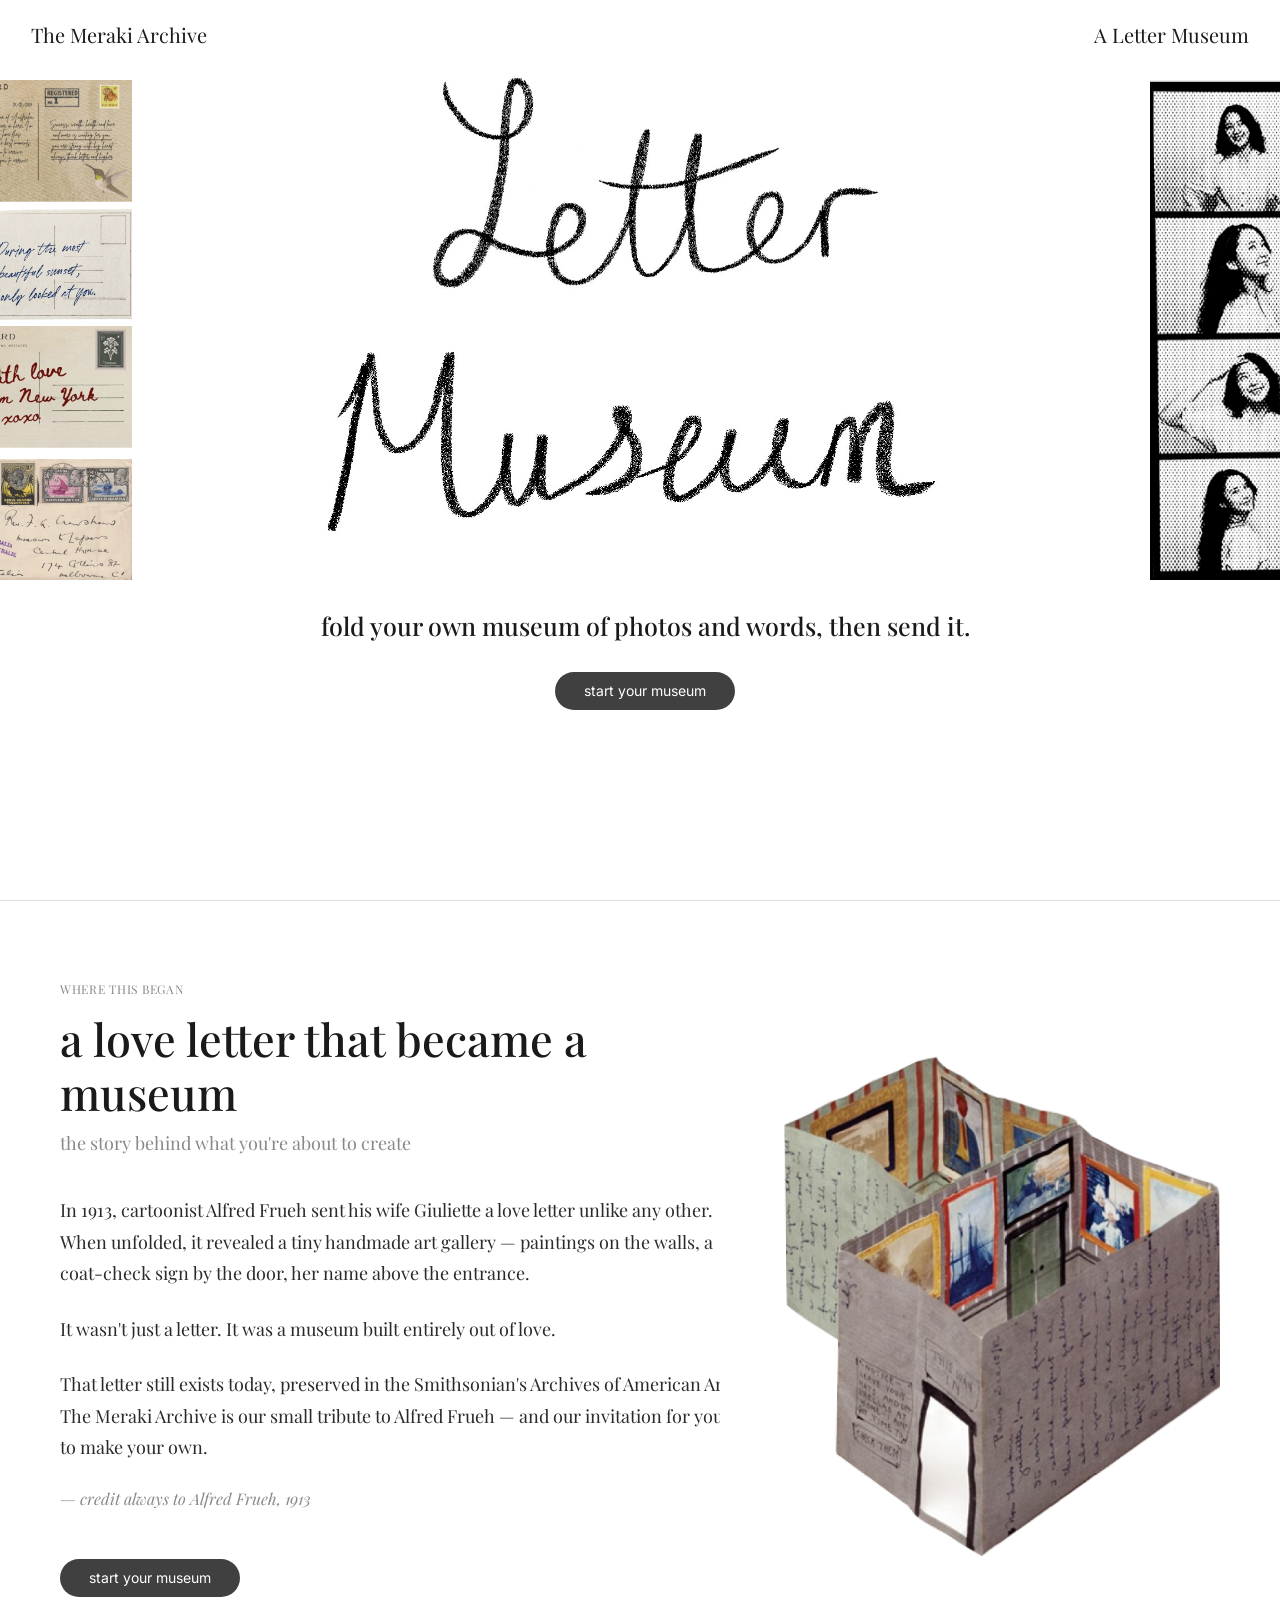
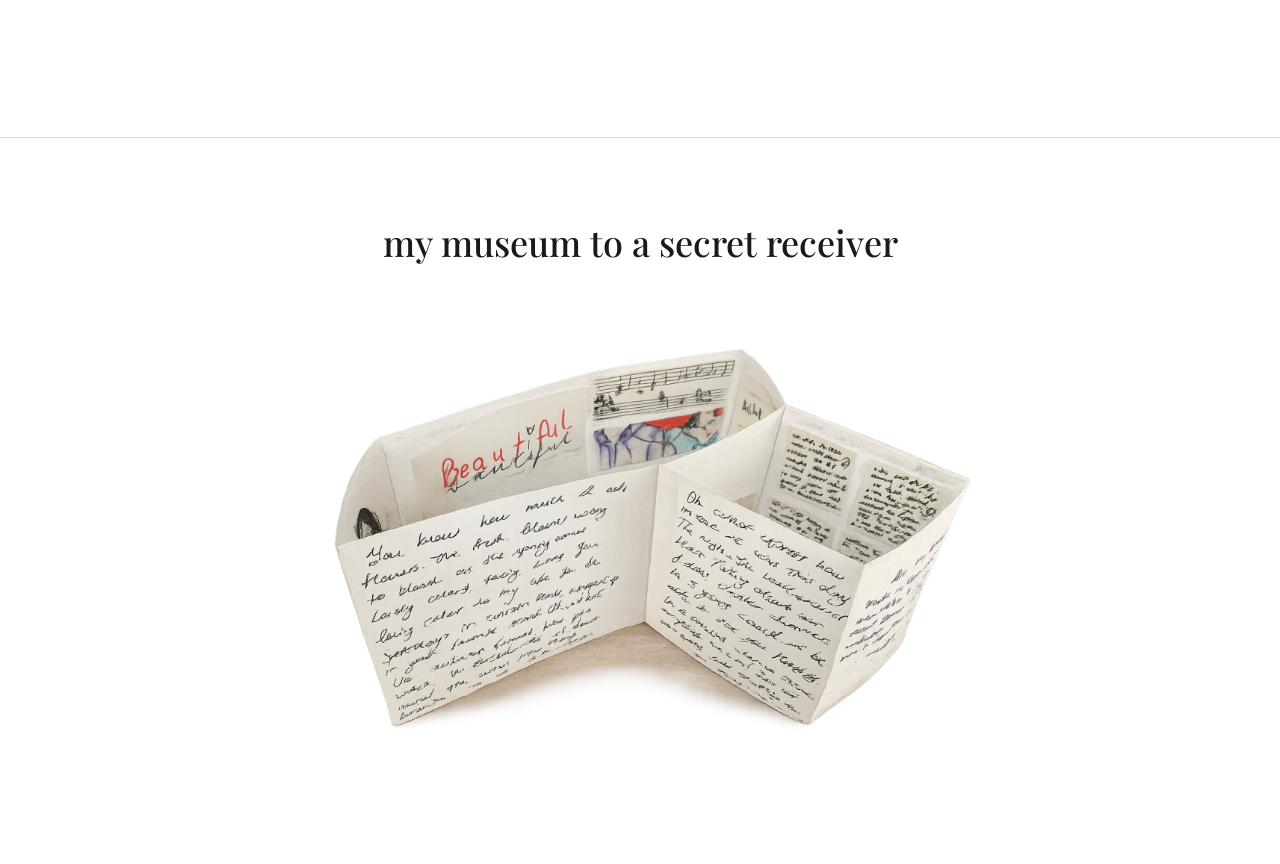
<file: index.html>
<!DOCTYPE html>
<html lang="en">
<head>
  <meta charset="UTF-8">
  <meta name="viewport" content="width=device-width, initial-scale=1.0">
  <title>The Meraki Archive</title>
  <link href="https://fonts.googleapis.com/css2?family=Playfair+Display:wght@400;500&family=Inter:wght@400;500&display=swap" rel="stylesheet">
  <link rel="stylesheet" href="style.css">
</head>
<body>

  <nav>
  <div class="brand-wrapper" onclick="toggleDropdown()">
    <span class="brand">The Meraki Archive</span>
    <div class="brand-dropdown" id="brandDropdown">
      <a href="https://www.instagram.com/themeraki.archive/" target="_blank">Instagram</a>
      <a href="https://themerakiarchive.substack.com" target="_blank">Substack</a>
      <a href="https://www.youtube.com/channel/UCgS8BsuHJMIthcDy-x_K50g" target="_blank">YouTube</a>
    </div>
  </div>
  <span class="tagline">A Letter Museum</span>
</nav>

  <main class="hero">
    <img src="images/envelopes.png" class="side-left" alt="envelopes">
    <div class="hero-center">
      <img src="images/lettermuseum.png" class="hero-handwriting" alt="letter museum">
      <div class="hero-text">
        <p class="subtitle">fold your own museum of photos and words, then send it.</p>
        <button class="cta" onclick="window.location.href='builder.html'">start your museum</button>
      </div>
    </div>
    <img src="images/photobooth.png" class="side-right" alt="photobooth">
  </main>

  <section class="history-page">
    <div class="history-left">
      <p class="label">WHERE THIS BEGAN</p>
      <h1 class="history-title">a love letter that became a museum</h1>
      <p class="subtitle-history">the story behind what you're about to create</p>
      <p class="story">In 1913, cartoonist Alfred Frueh sent his wife Giuliette a love letter unlike any other. When unfolded, it revealed a tiny handmade art gallery — paintings on the walls, a coat-check sign by the door, her name above the entrance.</p>
      <p class="story">It wasn't just a letter. It was a museum built entirely out of love.</p>
      <p class="story">That letter still exists today, preserved in the Smithsonian's Archives of American Art. The Meraki Archive is our small tribute to Alfred Frueh — and our invitation for you to make your own.</p>
      <p class="credit">— credit always to Alfred Frueh, 1913</p>
      <div class="history-cta">
        <button class="cta" onclick="window.location.href='builder.html'">start your museum</button>
      </div>
    </div>
    <div class="history-right">
      <img src="images/museum.png" class="history-img" alt="Alfred Frueh letter museum">
    </div>
  </section>

  <section class="museum-section">
  <h2 class="museum-title">my museum to a secret receiver</h2>
  <div class="museum-img-wrap">
    <img src="images/mysecretmuseum.png" class="museum-img" alt="my secret museum">
  </div>
</section>

  <script src="script.js"></script>
</body>
</html>
</file>
<file: style.css>
* {
  margin: 0;
  padding: 0;
  box-sizing: border-box;
}

body {
  font-family: 'Playfair Display', serif;
  background: #ffffff;
  color: #1a1a1a;
  overflow-x: hidden;
}

/* NAV */
nav {
  position: fixed;
  top: 0;
  left: 0;
  right: 0;
  display: flex;
  justify-content: space-between;
  align-items: center;
  padding: 21px 31px;
  background: #ffffff;
  z-index: 100;
}

.brand {
  font-family: 'Playfair Display', serif;
  font-size: 20px;
  transition: color 0.2s ease;
}

.brand:hover {
  color: #888;
}

.tagline {
  font-family: 'Playfair Display', serif;
  font-size: 20px;
}

/* HERO */
.hero {
  display: flex;
  flex-direction: row;
  align-items: flex-start;
  justify-content: space-between;
  padding-top: 80px;
  min-height: 100vh;
}

.hero-center {
  display: flex;
  flex-direction: column;
  align-items: center;
  text-align: center;
  flex: 1;
  padding: 40px 20px;
}

.hero-handwriting {
  width: 100%;
  max-width: 800px;
  height: auto;
  margin-bottom: 30px;
  margin-top: -80px;
}

.hero-text {
  display: flex;
  flex-direction: column;
  align-items: center;
  margin-top: -30px;
}

.subtitle {
  font-family: 'Playfair Display', serif;
  font-weight: 500;
  font-size: 25px;
  white-space: nowrap;
  margin-bottom: 30px;
}

/* SIDE IMAGES */
.side-left {
  width: 150px;
  height: auto;
  max-height: 500px;
  object-fit: contain;
  object-position: top;
  flex-shrink: 0;
  margin-left: -10px;
}

.side-right {
  width: 130px;
  height: 500px;
  object-fit: cover;
  object-position: top;
  flex-shrink: 0;
}

/* BUTTON */
.cta {
  width: 180px;
  height: 38px;
  font-size: 14px;
  background: rgba(0, 0, 0, 0.75);
  color: #ffffff;
  border: none;
  border-radius: 20px;
  font-family: 'Inter', sans-serif;
  cursor: pointer;
  display: flex;
  align-items: center;
  justify-content: center;
}

.cta:hover {
  background: rgba(0, 0, 0, 0.9);
}

/* HISTORY SECTION */
.history-page {
  padding: 80px 60px;
  border-top: 0.5px solid #e0e0e0;
  text-align: left;
  display: flex;
  flex-direction: row;
  gap: 60px;
  align-items: flex-start;
}

.history-left {
  flex: 1;
}

.history-right {
  width: 500px;
  flex-shrink: 0;
  padding-top: 60px;
  margin-left: -80px;
}

.history-img {
  width: 100%;
  height: auto;
  object-fit: contain;
}

.label {
  font-size: 12px;
  letter-spacing: 0.06em;
  color: #888;
  margin-bottom: 14px;
}

.history-title {
  font-family: 'Playfair Display', serif;
  font-size: 45px;
  font-weight: 500;
  line-height: 1.2;
  margin-bottom: 12px;
  max-width: 700px;
}

.subtitle-history {
  font-family: 'Playfair Display', serif;
  font-size: 18px;
  color: #888;
  margin-bottom: 40px;
}

.story {
  font-family: 'Playfair Display', serif;
  font-size: 18px;
  font-weight: 400;
  line-height: 1.75;
  margin-bottom: 24px;
  color: #2a2a2a;
  max-width: 700px;
}

.credit {
  font-size: 16px;
  color: #888;
  font-style: italic;
  margin-bottom: 40px;
}

.history-cta {
  padding: 10px 0 60px;
}

/* MUSEUM SECTION */
.museum-section {
  padding: 80px 60px;
  border-top: 0.5px solid #e0e0e0;
  text-align: center;
}

.museum-title {
  font-family: 'Playfair Display', serif;
  font-size: 36px;
  font-weight: 500;
  margin-bottom: 50px;
}

.museum-img-wrap {
  display: flex;
  justify-content: center;
}

.museum-img {
  width: 100%;
  max-width: 700px;
  height: auto;
  object-fit: contain;
}

/* BRAND DROPDOWN */
.brand-wrapper {
  position: relative;
  cursor: pointer;
}

.brand-dropdown {
  display: none;
  position: absolute;
  top: 30px;
  left: 0;
  background: #ffffff;
  border: 0.5px solid #e0e0e0;
  border-radius: 10px;
  padding: 10px 0;
  min-width: 160px;
  z-index: 200;
}

.brand-dropdown.active {
  display: block;
}

.brand-dropdown a {
  display: block;
  padding: 8px 20px;
  font-family: 'Playfair Display', serif;
  font-size: 14px;
  color: #1a1a1a;
  text-decoration: none;
}

.brand-dropdown a:hover {
  background: #f5f5f5;
}
</file>
